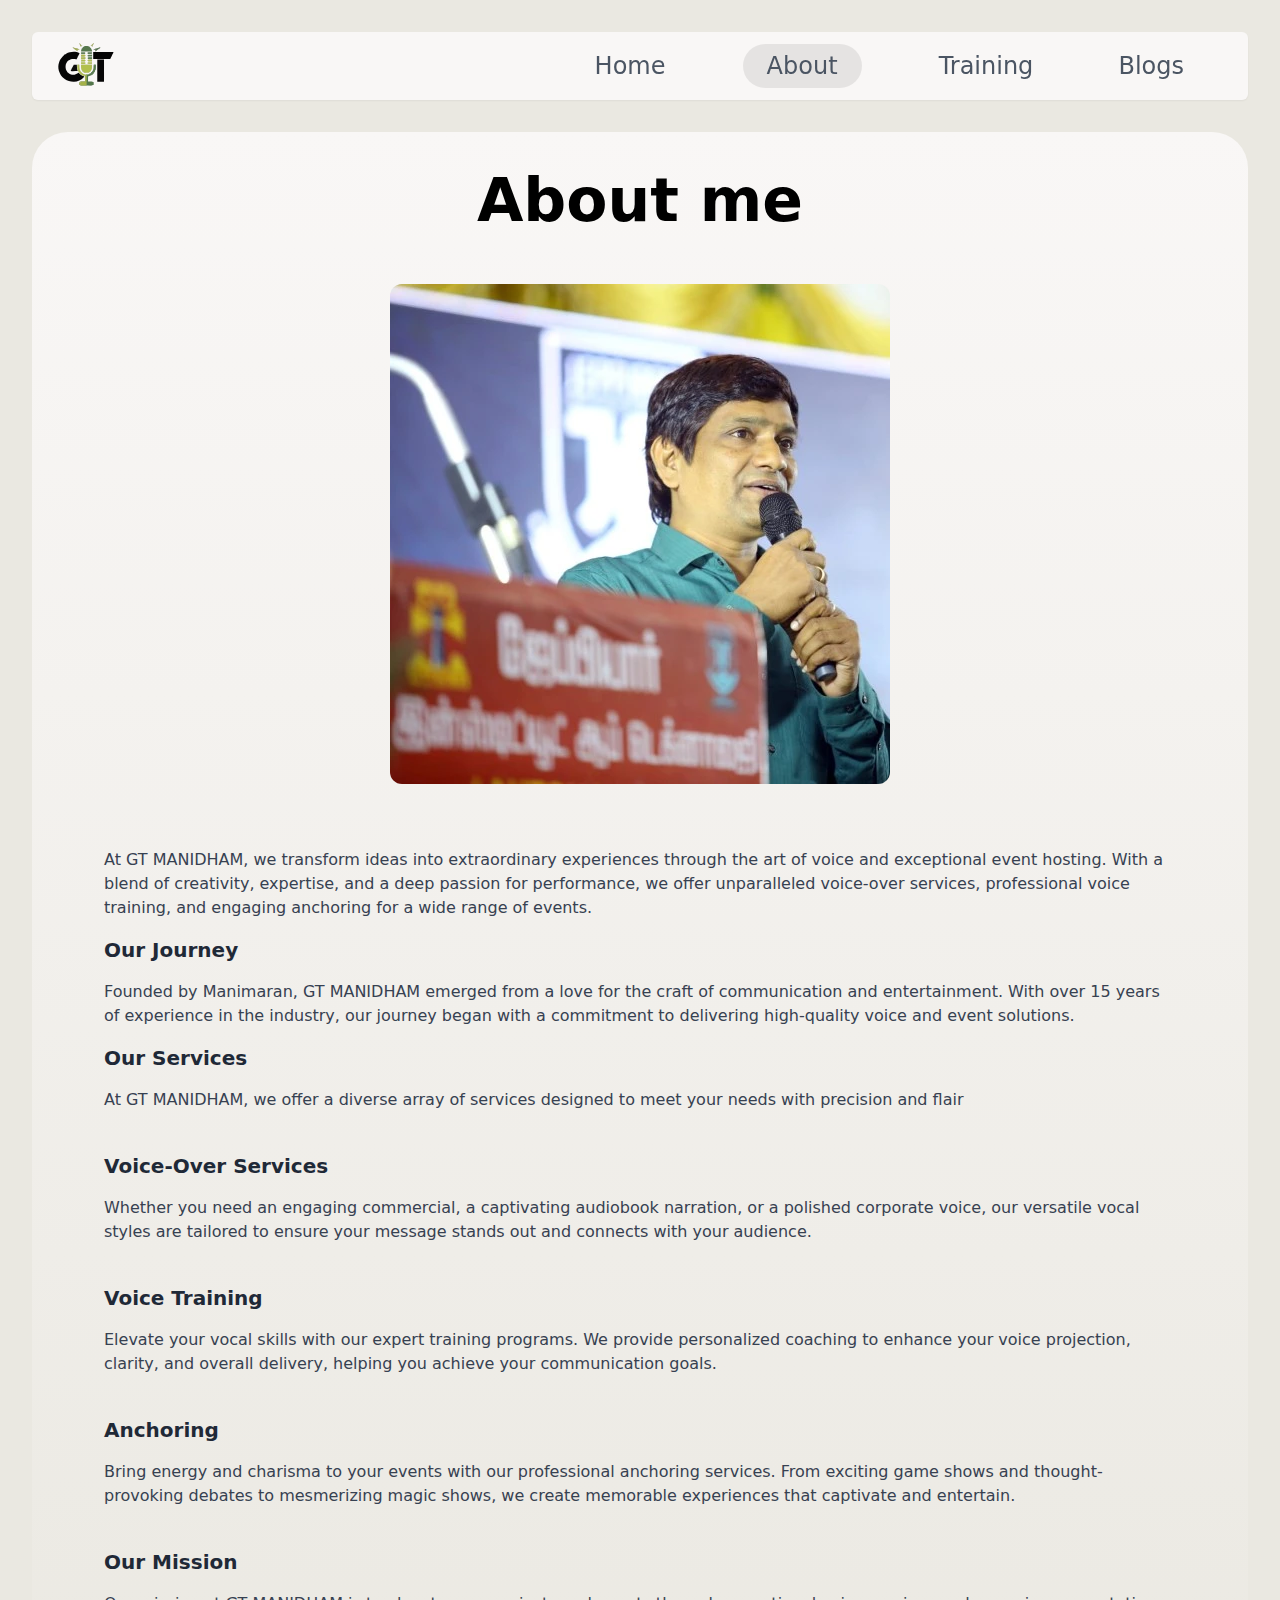
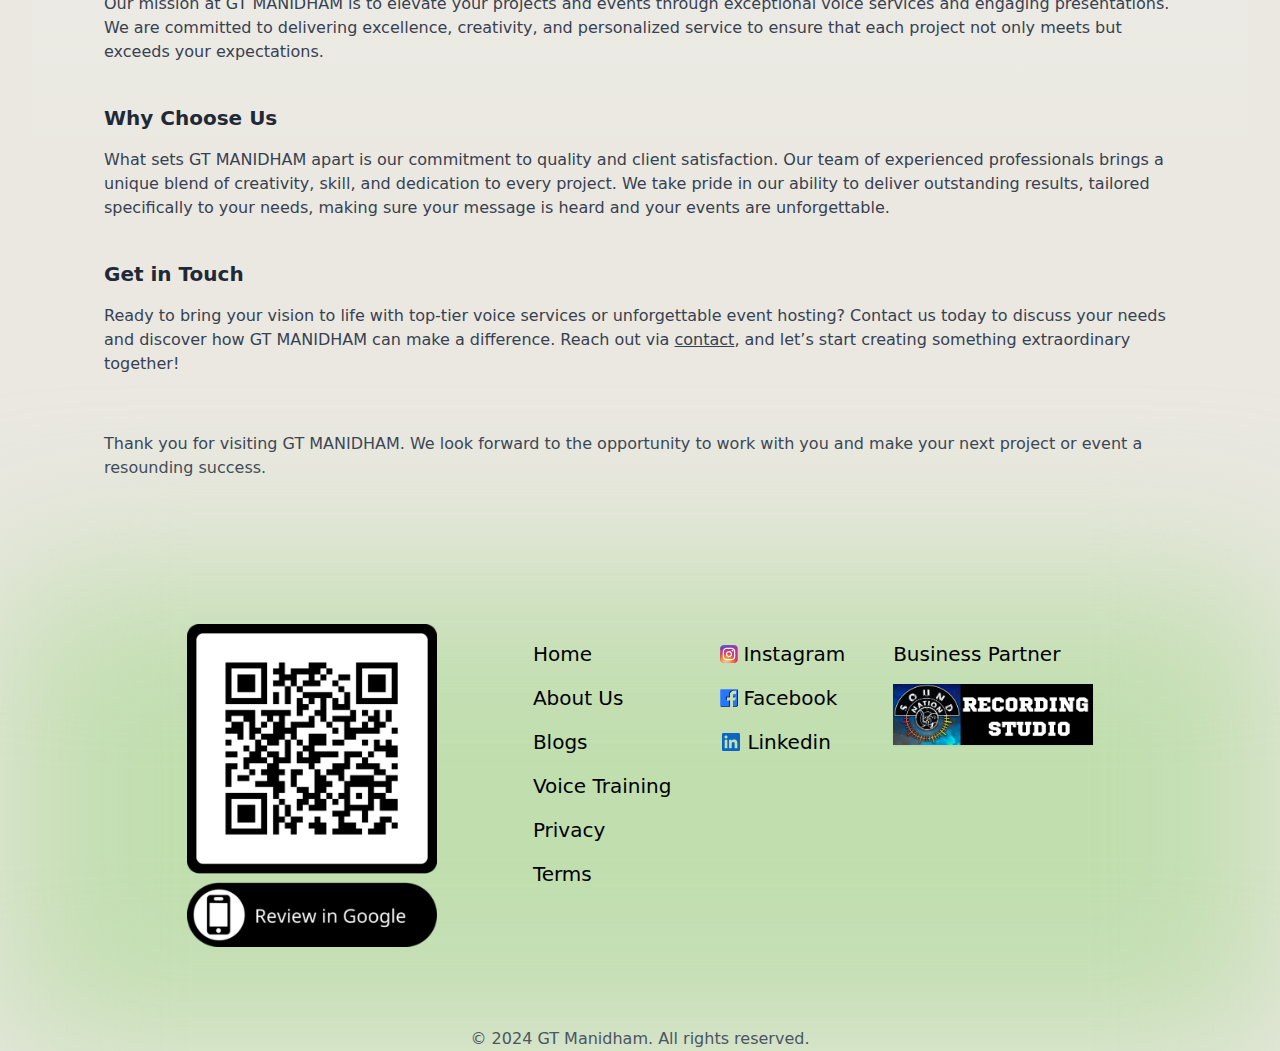
<file: about.html>
<!DOCTYPE html>
<html lang="en">
<head>
    <meta charset="UTF-8">
    <meta name="viewport" content="width=device-width, initial-scale=1.0">
    <title>About Manimaran - Tamil Voice Artist & Event Specialist</title>
    <meta name="description" content="Discover Manimaran's journey as a Tamil voice talent and event professional. Expertise in voice-over, audiobook production, and engaging event hosting.">
    <meta property="og:title" content="About Manimaran - Tamil Voice Artist & Event Specialist" />
    <meta property="og:description" content="Discover Manimaran's journey as a Tamil voice talent and event professional." />
    <link rel="icon" href="./images/icons/GTLOGO.ico" type="image/x-icon">
    <meta property="og:url" content="https://gtaudioevents.in/about" />
    <meta property="og:image" content="https://gtaudioevents.in/images/OGIMG.webp" />
    <meta property="og:image:alt" content="Description of your image" />
    <meta property="og:image:width" content="1200" />
    <meta property="og:image:height" content="630" />
        <meta property="twitter:card" content="summary_large_image">
    <link rel="canonical" href="https://gtaudioevents.in/about" />
    <link rel="preconnect" href="https://fonts.googleapis.com">
    <link rel="preconnect" href="https://fonts.gstatic.com" crossorigin>
    <link href="https://fonts.googleapis.com/css2?family=Nunito:ital,wght@0,200..1000;1,200..1000&display=swap" rel="stylesheet">
    <!-- <script src="https://cdn.tailwindcss.com"></script> -->
    <link rel="stylesheet" href="./assets/about.css">
    <style type="text/tailwindcss">
        @layer utilities {
        .content-auto {
            content-visibility: auto;
        }
        }
    </style>
     <style>
            .footblur{
            -webkit-filter: blur(80px);
            filter: blur(80px);
            flex: none;
            inset: 0;
            overflow: hidden;
            position: absolute;
            z-index: 0;
        }
    </style>
   
    <!-- Google Tag Manager -->
    <script>(function(w,d,s,l,i){w[l]=w[l]||[];w[l].push({'gtm.start':
    new Date().getTime(),event:'gtm.js'});var f=d.getElementsByTagName(s)[0],
    j=d.createElement(s),dl=l!='dataLayer'?'&l='+l:'';j.async=true;j.src=
    'https://www.googletagmanager.com/gtm.js?id='+i+dl;f.parentNode.insertBefore(j,f);
    })(window,document,'script','dataLayer','GTM-WTDMM5K8');</script>
    <!-- End Google Tag Manager -->
</head>
<body class="bg-[#eae8e1] overflow-x-hidden antialiased">
    
    <main class="container mx-auto px-4 md:px-8 py-8  max-w-[1280px] " >
        <header class="sticky mt-0 top-2 w-full max-w-[100%] z-50 ">
            <div class="flex   mx-auto   justify-between shadow-sm items-center px-3 sm:px-6 py-1 bg-[#f9f7f6] rounded-md ">
                <div>
                    <img src="./images/GTnobg.svg" width="60px" height="60px"  alt="Logo">
                </div>
                <nav>
                    <a class=" py-2  sm:mx-8 px-2  rounded-3xl text-sm sm:text-xl md:text-2xl sm:font-light text-gray-600" href="/index.html">Home</a>  
                    <a class="bg-[#00000014] sm:px-6 sm:mx-8 px-2 py-2 hover:bg-[#cacaca24] rounded-3xl text-sm sm:text-xl md:text-2xl sm:font-light text-gray-600" href="/about.html">About</a> 
                    <a class=" sm:mx-8 px-2 py-2 hover:bg-[#cacaca24] rounded-3xl text-sm sm:text-xl md:text-2xl sm:font-light text-gray-600" href="/training.html">Training</a>
                    <a class=" sm:mx-8 px-2 py-2 hover:bg-[#cacaca24] rounded-3xl text-sm sm:text-xl md:text-2xl sm:font-light text-gray-600" href="/blogs.html">Blogs</a>
                </nav>
            </div>
        </header>
        <section class=" bg-[#F9F7F6] rounded-[36px] mt-8 py-8 px-6 md:px-[40px]  lg:relative" style="background: linear-gradient(180deg,var(--token-c3dd294d-4924-4bd7-80f1-2cfdc6e0e574, #f9f7f6) 0%,rgba(247,244,242,0) 83.55469107627869%);">
            <h1 class="text-4xl md:text-[60px] font-bold my-4 lg:font-semibold top-4 w-full text-center">About me</h1>
                    
            <div class=" mt-[64px]">
                <div class="rounded-xl w-fit h-fit overflow-hidden  mx-auto">
                    <img src="./images/manimaran.webp"  width="500" height="500" class="lg:w-[500px] lg:h-[500px] aspect-square max-w-100% object-cover" alt="">
                </div>
                <div>
                    <div class="flex flex-col justify-end mt-[64px] lg:mx-8">
                        <div>
                            
                            <p class="inline text-[16px text-gray-700 mb-6">
                                At GT MANIDHAM, we transform ideas into extraordinary experiences through the art of voice and exceptional event hosting. With a blend of creativity, expertise, and a deep passion for performance, we offer unparalleled voice-over services, professional voice training, and engaging anchoring for a wide range of events.
                            </p>
                        </div>
                        
                        <div>
                            <h2 class=" mt-4 text-xl font-semibold text-gray-800 mb-4">
                                Our Journey
                            </h2>
                            <p class="inline text-[16px] text-gray-700 mb-6">
                                Founded by Manimaran, GT MANIDHAM emerged from a love for the craft of communication and entertainment. With over 15 years of experience in the industry, our journey began with a commitment to delivering high-quality voice and event solutions.
                            </p>
                        </div>
                        <div class="mt-4">
                <h2 class="text-xl font-semibold text-gray-800 mb-4">
                    Our Services
                </h2>
                <p class="text-gray-700 mb-6">
                    At GT MANIDHAM, we offer a diverse array of services designed to meet your needs with precision and flair
                </p>
            </div>
            <div class="mt-4">
                <h2 class="text-xl font-semibold text-gray-800 mb-4">
                    Voice-Over Services
                </h2>
                <p class="text-gray-700 mb-6">
                    Whether you need an engaging commercial, a captivating audiobook narration, or a polished corporate voice, our versatile vocal styles are tailored to ensure your message stands out and connects with your audience.
                </p>
            </div>
            <div class="mt-4">
                <h2 class="text-xl font-semibold text-gray-800 mb-4">
                    Voice Training 
                </h2>
                <p class="text-gray-700 mb-6">
                    Elevate your vocal skills with our expert training programs. We provide personalized coaching to enhance your voice projection, clarity, and overall delivery, helping you achieve your communication goals.
                </p>
            </div>
            <div class="mt-4">
                <h2 class="text-xl font-semibold text-gray-800 mb-4">
                    Anchoring 
                </h2>
                <p class="text-gray-700 mb-6">
                    Bring energy and charisma to your events with our professional anchoring services. From exciting game shows and thought-provoking debates to mesmerizing magic shows, we create memorable experiences that captivate and entertain.
                </p>
            </div>
            <div class="mt-4">
                <h2 class="text-xl font-semibold text-gray-800 mb-4">
                    Our Mission
                </h2>
                <p class="text-gray-700 mb-6">
                    Our mission at GT MANIDHAM is to elevate your projects and events through exceptional voice services and engaging presentations. We are committed to delivering excellence, creativity, and personalized service to ensure that each project not only meets but exceeds your expectations.
                </p>
            </div>
            <div class="mt-4">
                <h2 class="text-xl font-semibold text-gray-800 mb-4">
                    Why Choose Us
                </h2>
                <p class="text-gray-700 mb-6">
                    What sets GT MANIDHAM apart is our commitment to quality and client satisfaction. Our team of experienced professionals brings a unique blend of creativity, skill, and dedication to every project. We take pride in our ability to deliver outstanding results, tailored specifically to your needs, making sure your message is heard and your events are unforgettable.
                </p>
            </div>
            <div class="mt-4">
                <h2 class="text-xl font-semibold text-gray-800 mb-4">
                    Get in Touch
                </h2>
                <p class="text-gray-700 mb-6">
                    Ready to bring your vision to life with top-tier voice services or unforgettable event hosting? Contact us today to discuss your needs and discover how GT MANIDHAM can make a difference. Reach out via <a href="/#contact" style="text-decoration: underline;">contact</a>, and let’s start creating something extraordinary together!
                </p>
            </div>
            <div class="mt-8 pb-8">
                <p class="text-gray-700">
                    Thank you for visiting GT MANIDHAM. We look forward to the opportunity to work with you and make your next project or event a resounding success.
                </p>
            </div>
                    </div>
                </div>
                
            </div>
            
            </section>

    </main>
    <footer class=" relative">
        <div class="bg-[#c1deaf] footblur "></div>
        <div class=" w-fit mx-auto pt-12 pb-20 flex flex-col sm:flex-row items-center sm:items-start  text-base sm:text-xl bg-transparent relative">
            <div class="mx-4 md:ml-20">
                <a href="https://g.page/r/CVraqddL7dQCEBM/review" target="_blank" rel="noopener noreferrer">
                    <img src="./images/frame.png" width="250px" alt="Qr code">
                </a>
            </div>
            <div class="flex flex-wrap justify-center gap-8 mx-4 mt-8 md:mt-4 md:mx-20 ">
                <div class="flex flex-col gap-4">
                    <a href="/index.html">Home</a>  
                    <a href="/about.html">About Us</a>
                    <a href="/blogs.html">Blogs</a>
                    <a href="/training.html">Voice Training</a>
                    <a target="_blank" href="/privacy.html">Privacy</a>   
                    <a target="_blank" href="/terms.html">Terms</a>
                </div>
                <div >
                    <div class="w-fit mx-auto  px-4 flex flex-col  gap-4">
                        <a href="https://www.instagram.com/mani.maran2905?utm_source=qr&igsh=YmlrdXE0NXd3dzlq" target="_blank" class="inline-flex items-center gap-1">
                            <img src="./images/icons/insta.svg" width="20px" height="20px" class="min-w-[20px] h-[20px]" alt=" fiverr icon">Instagram
                        </a>
                        <a href="https://www.facebook.com/manimaran2905?mibextid=ZbWKwL" target="_blank" class="inline-flex items-center gap-1">
                            <img src="./images/icons/fb.svg" width="20px" height="20px" class="min-w-[20px] h-[20px]" alt=" fiverr icon">Facebook
                        </a>
                        <a href="https://www.linkedin.com/in/manimaran-s-a94a29298" target="_blank" class="inline-flex items-center gap-1">
                            <img src="./images/icons/linkedin.svg" width="24px" height="20px"  alt=" fiverr icon">Linkedin
                        </a>
                    </div>
                </div>
                <div>
                    <p>Business Partner</p>
                    <a href="https://www.soundnation.studio/" target="_blank" rel="noopener noreferrer">
                        <img src="./images/soundnation.webp" width="200px" alt="" class="mt-4 shadow-sm bg-black">
                    </a>
                </div>
            </div>
        </div>
        <p class="text-center  text-gray-600 mb-0 relative">
            &copy; 2024 GT Manidham. All rights reserved. 
            
        </p>
    </footer>
    <!-- Google Tag Manager (noscript) -->
    <noscript><iframe src="https://www.googletagmanager.com/ns.html?id=GTM-WTDMM5K8"
    height="0" width="0" style="display:none;visibility:hidden"></iframe></noscript>
    <!-- End Google Tag Manager (noscript) -->
</body>
</html>
</file>
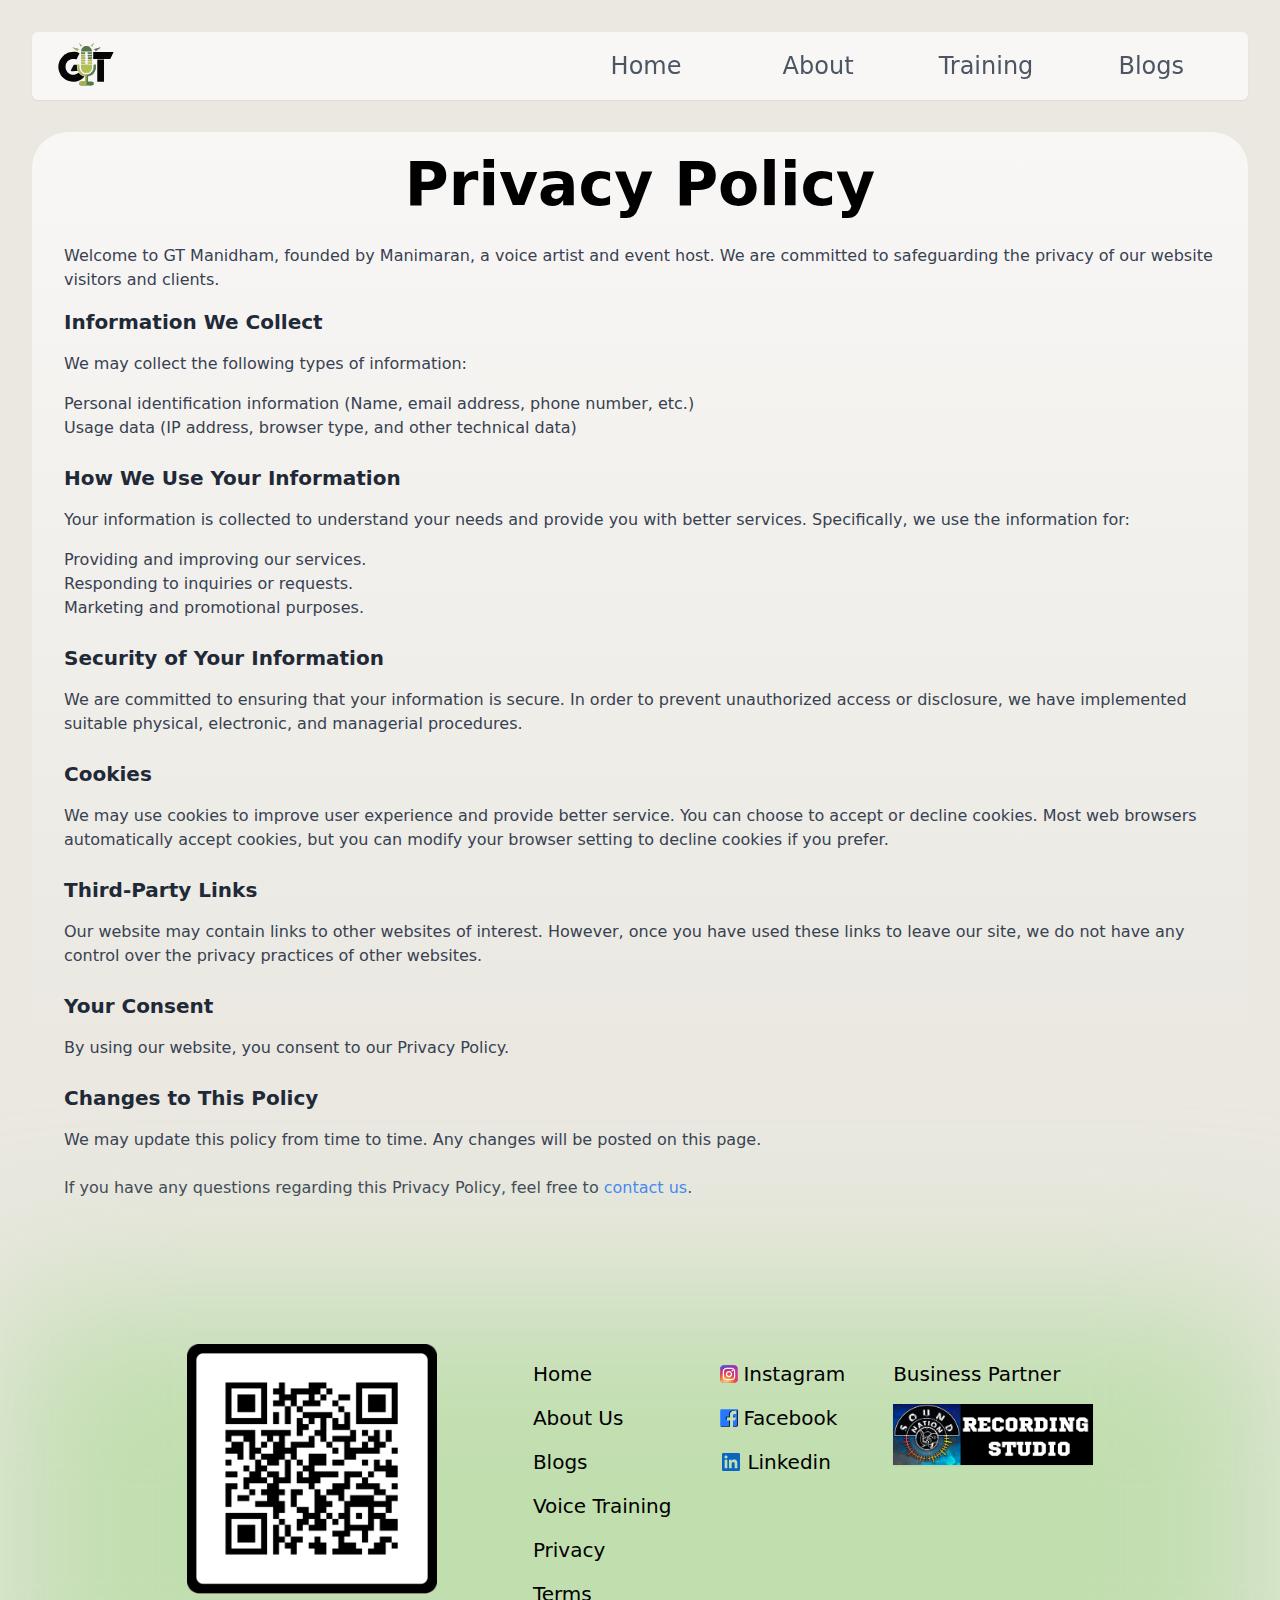
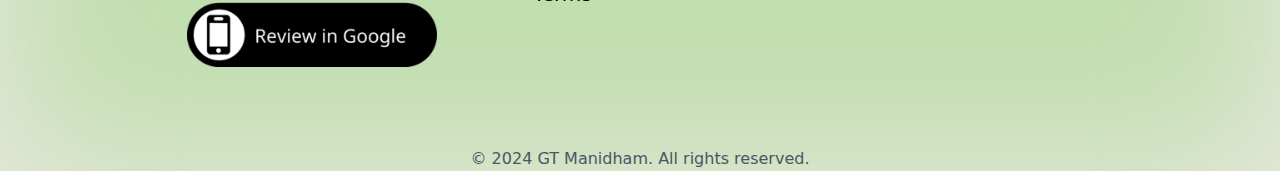
<file: privacy.html>
<!DOCTYPE html>
<html lang="en">
<head>
    <meta charset="UTF-8">
    <meta name="viewport" content="width=device-width, initial-scale=1.0">
    <title>Privacy Policy - GT Manidham</title>
    <meta property="og:url" content="https://gtaudioevents.in/" />
    <link rel="icon" href="./images/icons/GTLOGO.ico" type="image/x-icon">
    <link rel="canonical" href="https://gtaudioevents.in/" />
    <!-- <script src="https://cdn.tailwindcss.com"></script> -->
    <link rel="stylesheet" href="./assets/term.css">
</head>
<body class="bg-[#eae8e1] overflow-x-hidden">
    <main class="container mx-auto px-4 sm:px-8 py-8 max-w-[1280px]" >
        <header class="sticky mt-0 top-2 w-full max-w-[100%] z-50 ">
            <div class="flex   mx-auto   justify-between shadow-sm items-center px-3 sm:px-6 py-1 bg-[#f9f7f6] rounded-md ">
                <div>
                    <img src="./images/GTnobg.svg" width="60px" height="60px"  alt="Logo">
                </div>
                <nav>
                    <a class=" py-2  sm:mx-8 px-2 sm:px-6 rounded-3xl text-sm sm:text-xl md:text-2xl sm:font-light text-gray-600" href="/index.html">Home</a>  
                    <a class=" sm:mx-8 px-2 py-2 hover:bg-[#cacaca24] rounded-3xl text-sm sm:text-xl md:text-2xl sm:font-light text-gray-600" href="/about.html">About</a> 
                    <a class=" sm:mx-8 px-2 py-2 hover:bg-[#cacaca24] rounded-3xl text-sm sm:text-xl md:text-2xl sm:font-light text-gray-600" href="/training.html">Training</a>
                    <a class=" sm:mx-8 px-2 py-2 hover:bg-[#cacaca24] rounded-3xl text-sm sm:text-xl md:text-2xl sm:font-light text-gray-600" href="/blogs.html">Blogs</a>
                </nav>
            </div>
        </header>
        <section class="mx-auto m-8 p-8 rounded-[36px] p-8  " style="background: linear-gradient(180deg,var(--token-c3dd294d-4924-4bd7-80f1-2cfdc6e0e574, #f9f7f6) 0%,rgba(247,244,242,0) 83.55469107627869%);">
            <h1 class="text-4xl md:text-[60px] font-bold mb-[40px] lg:font-semibold  w-full text-center">Privacy Policy</h1>
            <p class="text-gray-700 mb-4">
                Welcome to GT Manidham, founded by Manimaran, a voice artist and event host. We are committed to safeguarding the privacy of our website visitors and clients.
            </p>

            <h2 class="text-xl font-semibold text-gray-800 mb-4">Information We Collect</h2>
            <p class="text-gray-700 mb-4">We may collect the following types of information:</p>
            <ul class="list-disc list-inside text-gray-700 mb-6">
                <li>Personal identification information (Name, email address, phone number, etc.)</li>
                <li>Usage data (IP address, browser type, and other technical data)</li>
            </ul>

            <h2 class="text-xl font-semibold text-gray-800 mb-4">How We Use Your Information</h2>
            <p class="text-gray-700 mb-4">Your information is collected to understand your needs and provide you with better services. Specifically, we use the information for:</p>
            <ul class="list-disc list-inside text-gray-700 mb-6">
                <li>Providing and improving our services.</li>
                <li>Responding to inquiries or requests.</li>
                <li>Marketing and promotional purposes.</li>
            </ul>

            <h2 class="text-xl font-semibold text-gray-800 mb-4">Security of Your Information</h2>
            <p class="text-gray-700 mb-6">
                We are committed to ensuring that your information is secure. In order to prevent unauthorized access or disclosure, we have implemented suitable physical, electronic, and managerial procedures.
            </p>

            <h2 class="text-xl font-semibold text-gray-800 mb-4">Cookies</h2>
            <p class="text-gray-700 mb-6">
                We may use cookies to improve user experience and provide better service. You can choose to accept or decline cookies. Most web browsers automatically accept cookies, but you can modify your browser setting to decline cookies if you prefer.
            </p>

            <h2 class="text-xl font-semibold text-gray-800 mb-4">Third-Party Links</h2>
            <p class="text-gray-700 mb-6">
                Our website may contain links to other websites of interest. However, once you have used these links to leave our site, we do not have any control over the privacy practices of other websites.
            </p>

            <h2 class="text-xl font-semibold text-gray-800 mb-4">Your Consent</h2>
            <p class="text-gray-700 mb-6">
                By using our website, you consent to our Privacy Policy.
            </p>

            <h2 class="text-xl font-semibold text-gray-800 mb-4">Changes to This Policy</h2>
            <p class="text-gray-700 mb-6">
                We may update this policy from time to time. Any changes will be posted on this page.
            </p>

            <p class="text-gray-700">If you have any questions regarding this Privacy Policy, feel free to <a href="mailto:manimaran2905@gmail.com" class="text-blue-500 hover:underline">contact us</a>.</p>
        </section>

    </main>

        <footer class=" relative">
        <div class="bg-[#c1deaf] footblur "></div>
        <div class=" w-fit mx-auto pt-12 pb-20 flex flex-col sm:flex-row items-center sm:items-start  text-base sm:text-xl bg-transparent relative">
            <div class="mx-4 md:ml-20">
                <a href="https://g.page/r/CVraqddL7dQCEBM/review" target="_blank" rel="noopener noreferrer">
                    <img src="./images/frame.png" width="250px" alt="Qr code">
                </a>
            </div>
            <div class="flex flex-wrap justify-center gap-8 mx-4 mt-8 md:mt-4 md:mx-20 ">
                <div class="flex flex-col gap-4">
                    <a href="/index.html">Home</a>  
                    <a href="/about.html">About Us</a> 
                    <a href="/blogs.html">Blogs</a>
                    <a href="/training.html">Voice Training</a>
                    <a target="_blank" href="/privacy.html">Privacy</a>   
                    <a target="_blank" href="/terms.html">Terms</a>
                </div>
                <div >
                    <div class="w-fit mx-auto  px-4 flex flex-col  gap-4">
                        <a href="https://www.instagram.com/mani.maran2905?utm_source=qr&igsh=YmlrdXE0NXd3dzlq" target="_blank" class="inline-flex items-center gap-1">
                            <img src="./images/icons/insta.svg" width="20px" height="20px" class="min-w-[20px] h-[20px]" alt=" fiverr icon">Instagram
                        </a>
                        <a href="https://www.facebook.com/manimaran2905?mibextid=ZbWKwL" target="_blank" class="inline-flex items-center gap-1">
                            <img src="./images/icons/fb.svg" width="20px" height="20px" class="min-w-[20px] h-[20px]" alt=" fiverr icon">Facebook
                        </a>
                        <a href="https://www.linkedin.com/in/manimaran-s-a94a29298" target="_blank" class="inline-flex items-center gap-1">
                            <img src="./images/icons/linkedin.svg" width="24px" height="20px"  alt=" fiverr icon">Linkedin
                        </a>
                    </div>
                </div>
                <div>
                    <p>Business Partner</p>
                    <a href="https://www.soundnation.studio/" target="_blank" rel="noopener noreferrer">
                        <img src="./images/soundnation.webp" width="200px" alt="" class="mt-4 shadow-sm bg-black">
                    </a>
                </div>
            </div>
        </div>
        <p class="text-center  text-gray-600 mb-0 relative">
            &copy; 2024 GT Manidham. All rights reserved. 
            
        </p>
    </footer>
</body>
</html>
</file>
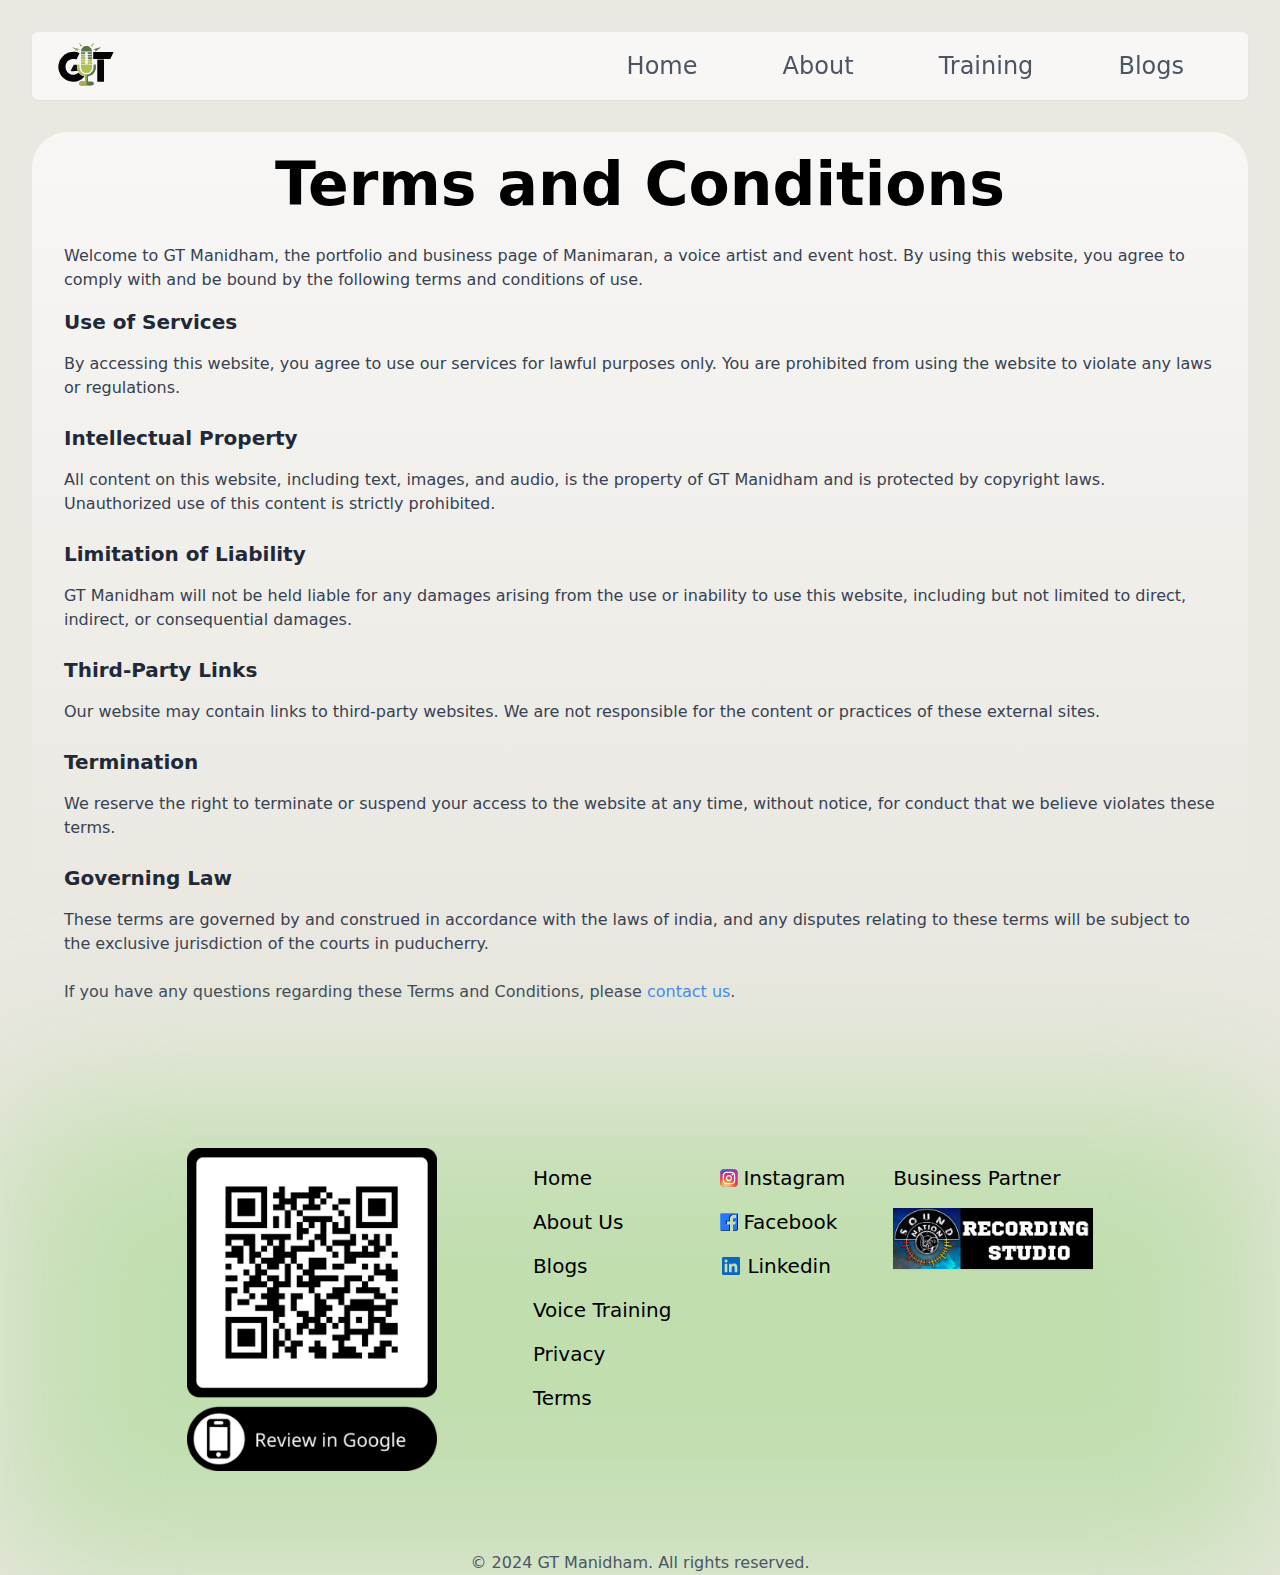
<file: terms.html>
<!DOCTYPE html>
<html lang="en">
<head>
    <meta charset="UTF-8">
    <meta name="viewport" content="width=device-width, initial-scale=1.0">
    <title>Terms and Conditions - GT Manidham</title>
    <meta property="og:url" content="https://gtaudioevents.in/" />
    <link rel="icon" href="./images/icons/GTLOGO.ico" type="image/x-icon">
    <link rel="canonical" href="https://gtaudioevents.in/" />
    <!-- <script src="https://cdn.tailwindcss.com"></script> -->
    <link rel="stylesheet" href="./assets/term.css">
</head>
<body class="bg-[#eae8e1] overflow-x-hidden antialiased">
    <main class="container mx-auto px-4 sm:px-8 py-8 max-w-[1280px] " >
        <header class="sticky mt-0 top-2 w-full max-w-[100%] z-50 ">
            <div class="flex   mx-auto   justify-between shadow-sm items-center px-3 sm:px-6 py-1 bg-[#f9f7f6] rounded-md ">
                <div>
                    <img src="./images/GTnobg.svg" width="60px" height="60px"  alt="Logo">
                </div>
                <nav>
                    <a class=" py-2  sm:mx-8 px-2  rounded-3xl text-sm sm:text-xl md:text-2xl sm:font-light text-gray-600" href="/index.html">Home</a>  
                    <a class=" sm:mx-8 px-2 py-2 hover:bg-[#cacaca24] rounded-3xl text-sm sm:text-xl md:text-2xl sm:font-light text-gray-600" href="/about.html">About</a> 
                    <a class=" sm:mx-8 px-2 py-2 hover:bg-[#cacaca24] rounded-3xl text-sm sm:text-xl md:text-2xl sm:font-light text-gray-600" href="/training.html">Training</a>
                    <a class=" sm:mx-8 px-2 py-2 hover:bg-[#cacaca24] rounded-3xl text-sm sm:text-xl md:text-2xl sm:font-light text-gray-600" href="/training.html">Blogs</a>
                </nav>
            </div>
        </header>
        <section class="mx-auto m-8 p-8 rounded-[36px] p-8  " style="background: linear-gradient(180deg,var(--token-c3dd294d-4924-4bd7-80f1-2cfdc6e0e574, #f9f7f6) 0%,rgba(247,244,242,0) 83.55469107627869%);">
            <h1 class="text-4xl md:text-[60px] font-bold mb-[40px] lg:font-semibold  w-full text-center">Terms and Conditions</h1>
            <p class="text-gray-700 mb-4">
                Welcome to GT Manidham, the portfolio and business page of Manimaran, a voice artist and event host. By using this website, you agree to comply with and be bound by the following terms and conditions of use.
            </p>

            <h2 class="text-xl font-semibold text-gray-800 mb-4">Use of Services</h2>
            <p class="text-gray-700 mb-6">
                By accessing this website, you agree to use our services for lawful purposes only. You are prohibited from using the website to violate any laws or regulations.
            </p>

            <h2 class="text-xl font-semibold text-gray-800 mb-4">Intellectual Property</h2>
            <p class="text-gray-700 mb-6">
                All content on this website, including text, images, and audio, is the property of GT Manidham and is protected by copyright laws. Unauthorized use of this content is strictly prohibited.
            </p>

            <h2 class="text-xl font-semibold text-gray-800 mb-4">Limitation of Liability</h2>
            <p class="text-gray-700 mb-6">
                GT Manidham will not be held liable for any damages arising from the use or inability to use this website, including but not limited to direct, indirect, or consequential damages.
            </p>

            <h2 class="text-xl font-semibold text-gray-800 mb-4">Third-Party Links</h2>
            <p class="text-gray-700 mb-6">
                Our website may contain links to third-party websites. We are not responsible for the content or practices of these external sites.
            </p>

            <h2 class="text-xl font-semibold text-gray-800 mb-4">Termination</h2>
            <p class="text-gray-700 mb-6">
                We reserve the right to terminate or suspend your access to the website at any time, without notice, for conduct that we believe violates these terms.
            </p>

            <h2 class="text-xl font-semibold text-gray-800 mb-4">Governing Law</h2>
            <p class="text-gray-700 mb-6">
                These terms are governed by and construed in accordance with the laws of india, and any disputes relating to these terms will be subject to the exclusive jurisdiction of the courts in puducherry.
            </p>

            <p class="text-gray-700">If you have any questions regarding these Terms and Conditions, please <a href="mailto:manimaran2905@gmail.com" class="text-blue-500 hover:underline">contact us</a>.</p>
        </section>

        
    </main>
    <footer class=" relative">
        <div class="bg-[#c1deaf] footblur "></div>
        <div class=" w-fit mx-auto pt-12 pb-20 flex flex-col sm:flex-row items-center sm:items-start  text-base sm:text-xl bg-transparent relative">
            <div class="mx-4 md:ml-20">
                <a href="https://g.page/r/CVraqddL7dQCEBM/review" target="_blank" rel="noopener noreferrer">
                    <img src="./images/frame.png" width="250px" alt="Qr code">
                </a>
            </div>
            <div class="flex flex-wrap justify-center gap-8 mx-4 mt-8 md:mt-4 md:mx-20 ">
                <div class="flex flex-col gap-4">
                    <a href="/index.html">Home</a>  
                    <a href="/about.html">About Us</a> 
                    <a href="/blogs.html">Blogs</a>
                    <a href="/training.html">Voice Training</a>
                    <a target="_blank" href="/privacy.html">Privacy</a>   
                    <a target="_blank" href="/terms.html">Terms</a>
                </div>
                <div >
                    <div class="w-fit mx-auto  px-4 flex flex-col  gap-4">
                        <a href="https://www.instagram.com/mani.maran2905?utm_source=qr&igsh=YmlrdXE0NXd3dzlq" target="_blank" class="inline-flex items-center gap-1">
                            <img src="./images/icons/insta.svg" width="20px" height="20px" class="min-w-[20px] h-[20px]" alt=" fiverr icon">Instagram
                        </a>
                        <a href="https://www.facebook.com/manimaran2905?mibextid=ZbWKwL" target="_blank" class="inline-flex items-center gap-1">
                            <img src="./images/icons/fb.svg" width="20px" height="20px" class="min-w-[20px] h-[20px]" alt=" fiverr icon">Facebook
                        </a>
                        <a href="https://www.linkedin.com/in/manimaran-s-a94a29298" target="_blank" class="inline-flex items-center gap-1">
                            <img src="./images/icons/linkedin.svg" width="24px" height="20px"  alt=" fiverr icon">Linkedin
                        </a>
                    </div>
                </div>
                <div>
                    <p>Business Partner</p>
                    <a href="https://www.soundnation.studio/" target="_blank" rel="noopener noreferrer">
                        <img src="./images/soundnation.webp" width="200px" alt="" class="mt-4 shadow-sm bg-black">
                    </a>
                </div>
            </div>
        </div>
        <p class="text-center  text-gray-600 mb-0 relative">
            &copy; 2024 GT Manidham. All rights reserved. 
            
        </p>
    </footer>
</body>
</html>
</file>
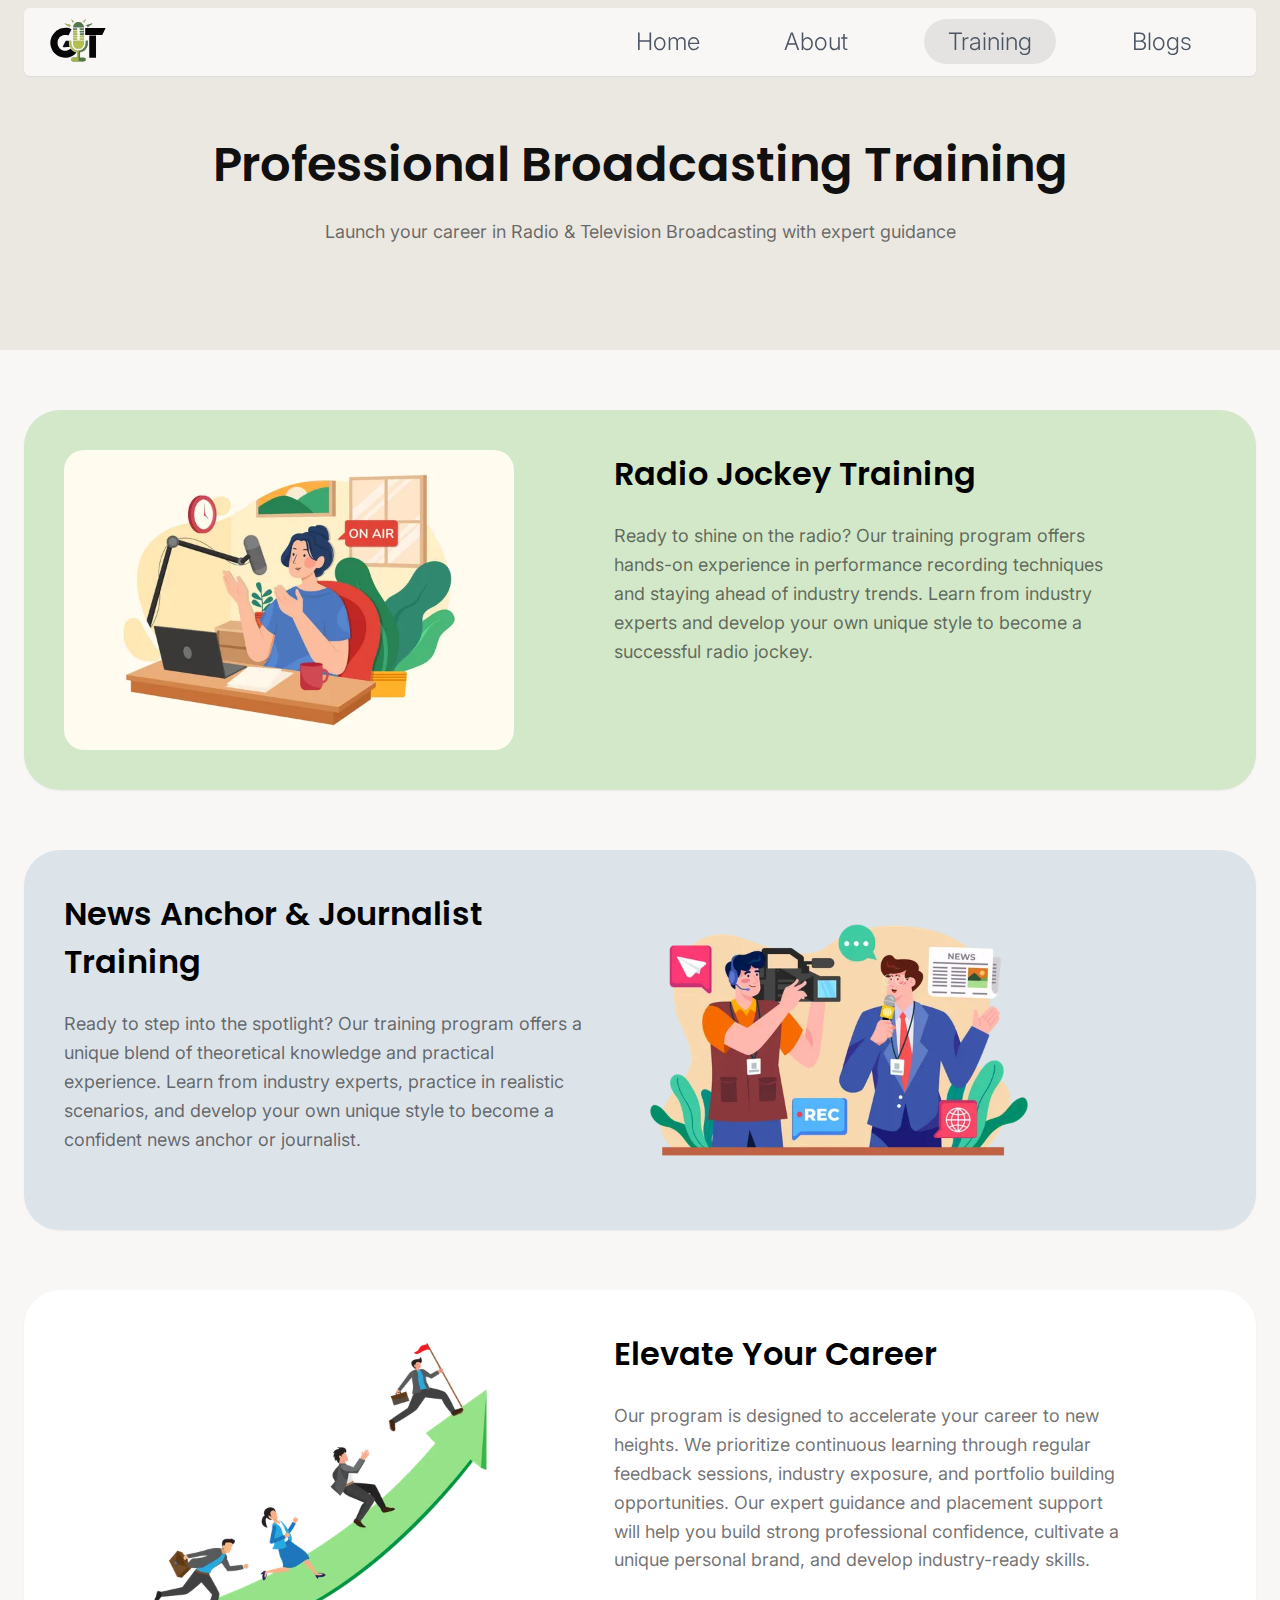
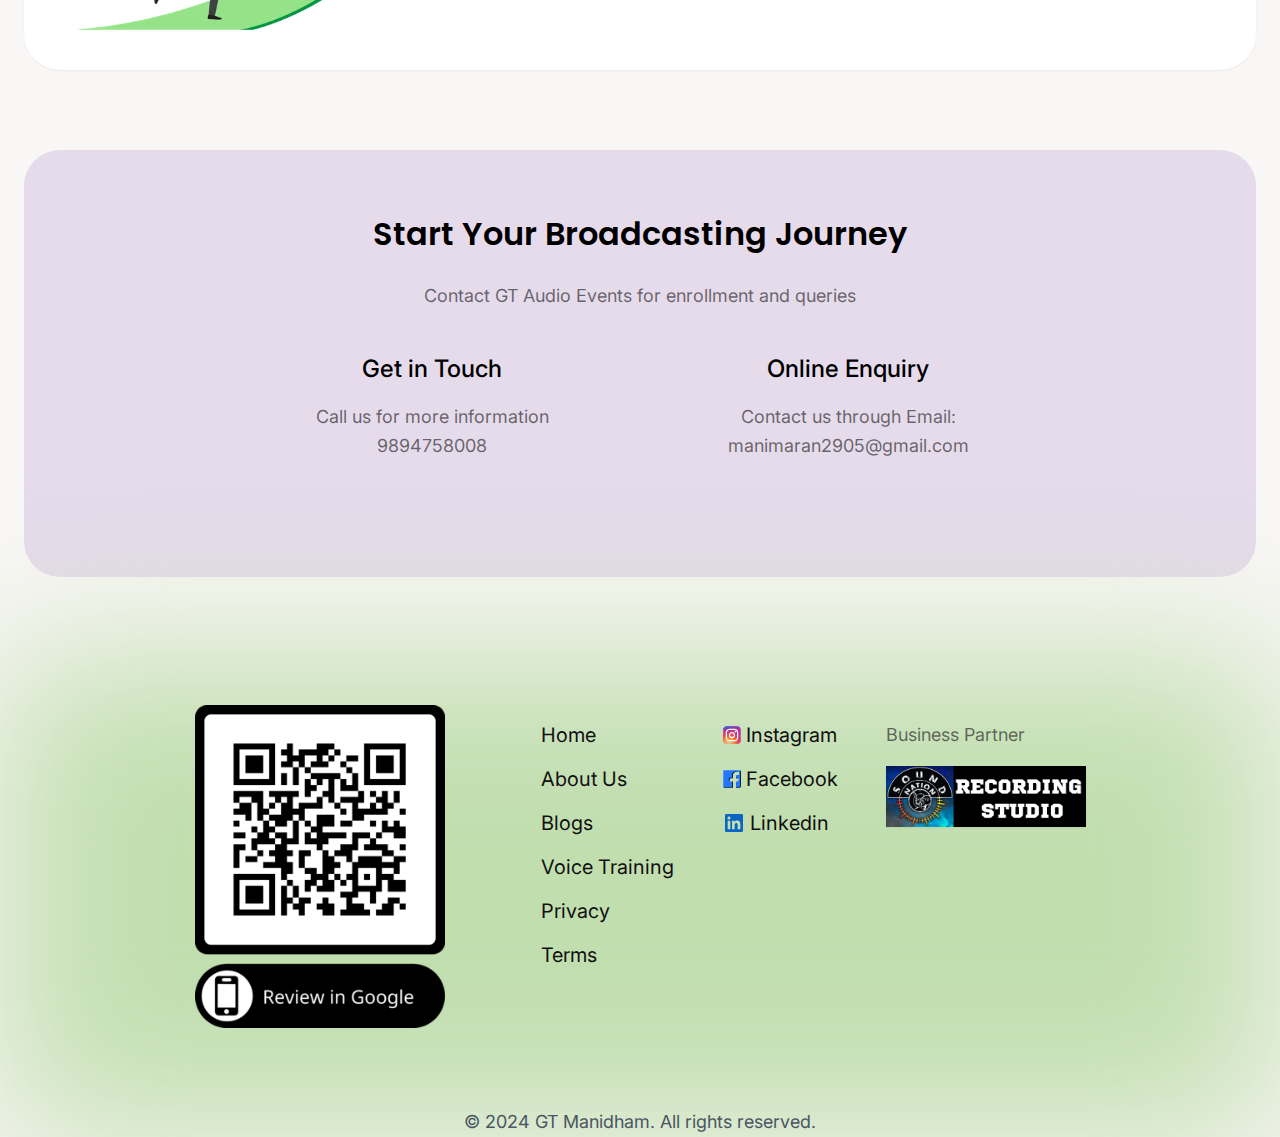
<file: training.html>
<!DOCTYPE html>
<html lang="en">
<head>
    <meta charset="UTF-8">
    <meta name="viewport" content="width=device-width, initial-scale=1.0">
    <title>Broadcasting Training Programs - GT Audio Events</title>
    <link href="https://fonts.googleapis.com/css2?family=Inter:wght@300;400;500;600;700&family=Poppins:wght@300;400;500;600;700&display=swap" rel="stylesheet">
    <link rel="stylesheet" href="./assets/about.css">
    <style>
        /* Styles remain the same as the original */
        body {
            font-family: "Inter", sans-serif;
            -webkit-font-smoothing: antialiased;
            -moz-osx-font-smoothing: grayscale;
            background-color: #f9f7f6;
            margin: 0;
            padding: 0;
            color: #111011;
        }

        .poppins {
            font-family: "Poppins", sans-serif;
        }

        .container {
            max-width: 1280px;
            margin: 0 auto;
            padding: 0 24px;
        }

        .hero {
            background-color: #eae8e1;
            padding:88px 24px;
            text-align: center;
            margin-bottom: 60px;
        }

        .section {
            margin-bottom: 60px;
        }

        .card {
            background-color: #fff;
            border-radius: 36px;
            padding: 40px;
            margin-bottom: 32px;
            box-shadow: 0 1px 2px rgba(0, 0, 0, 0.05);
        }

        .card.highlight {
            background-color: #d2e8c8;
        }

        .card.accent {
            background-color: #dce4ea;
        }

        .grid {
            display: grid;
            gap: 32px;
            grid-template-columns: 1fr;
        }

        @media (min-width: 768px) {
            .grid {
                grid-template-columns: repeat(2, 1fr);
            }
        }

        .skill-list {
            list-style: none;
            padding: 0;
            margin: 20px 0;
        }

        .skill-list li {
            padding: 16px 24px;
            background-color: rgba(0, 0, 0, 0.03);
            border-radius: 12px;
            margin-bottom: 12px;
            font-size: 1.1rem;
        }

        .contact-section {
            text-align: center;
            padding: 60px 24px;
            background-color: #e5dbeb;
            border-radius: 36px;
            margin: 80px 0px;
        }

        h1 {
            font-size: 3rem;
            font-weight: 600;
            margin-top: 48px;
            margin-bottom: 24px;
            line-height: 1.2;
        }

        h2 {
            font-size: 2rem;
            font-weight: 600;
            margin-bottom: 24px;
            color: #000;
        }

        h3 {
            font-size: 1.5rem;
            font-weight: 500;
            margin-bottom: 16px;
            color: #000;
        }

        p {
            font-size: 1.125rem;
            line-height: 1.6;
            color: #11101199;
            margin-bottom: 16px;
        }

        .btn {
            display: inline-block;
            padding: 16px 32px;
            background-color: #000;
            color: #fff;
            text-decoration: none;
            border-radius: 12px;
            font-weight: 500;
            transition: background-color 0.3s;
            margin-top: 24px;
        }

        .btn:hover {
            background-color: #252525;
        }
        .card.flex{
            display: flex;
            flex-wrap: wrap;
            gap: 32px;
        }
        
        .card>div{
            width: 45%;
            }

        .cardimg img{
            border-radius: 20px;
            max-width: 100%;
            aspect-ratio: 3/2;
        }
        @media (max-width: 768px) {
            .card.accent{
                flex-direction: column-reverse;
            }
            .card>div{
                width: 100%;
            }
            .card.flex{
                gap: 16px;
            }
            h1{
                font-size: 40px;
                text-align: center;
            }
            .card{
                padding:16px;
                }
        }
    </style>
</head>
<body>
        <header class="sticky mt-0 top-2 w-full max-w-[100%] z-50 px-3 sm:px-6  " style="height: 0px;">
            <div class="flex   mx-auto   justify-between shadow-sm items-center px-3 sm:px-6 py-1 bg-[#f9f7f6] rounded-md ">
                <div>
                    <img src="./images/GTnobg.svg" width="60px" height="60px"  alt="Logo">
                </div>
                <nav>
                    <a class=" py-2  sm:mx-8 px-2  rounded-3xl text-sm sm:text-xl md:text-2xl sm:font-light text-gray-600" href="/index.html">Home</a>  
                    <a class=" sm:mx-8 px-2 py-2 hover:bg-[#cacaca24] rounded-3xl text-sm sm:text-xl md:text-2xl sm:font-light text-gray-600" href="/about.html">About</a> 
                    <a class="bg-[#00000014] sm:px-6 sm:mx-8 px-2 py-2 hover:bg-[#cacaca24] rounded-3xl text-sm sm:text-xl md:text-2xl sm:font-light text-gray-600" href="/training.html">Training</a>
                    <a class=" sm:mx-8 px-2 py-2 hover:bg-[#cacaca24] rounded-3xl text-sm sm:text-xl md:text-2xl sm:font-light text-gray-600" href="/blogs.html">Blogs</a>
                </nav>
            </div>
        </header>
    <div class="hero">

        <div class="container">
            <h1 class="poppins">Professional Broadcasting Training</h1>
            <p>Launch your career in Radio & Television Broadcasting with expert guidance</p>
        </div>
    </div>

    <main class="container">
        
        <section class="section">
            <div class="card flex highlight">
                <div class="cardimg">
                    <img src="./images/icons/onair.webp" width="450"  />
                </div>
                <div>
                    <h2 class="poppins">Radio Jockey Training</h2>
                    <p>Ready to shine on the radio? Our training program offers hands-on experience in performance recording techniques and staying ahead of industry trends. Learn from industry experts and develop your own unique style to become a successful radio jockey.</p>
                </div>
            </div>
        </section>

        <section class="section">
            <div class="card flex accent">
                <div >
                    <h2 class="poppins">News Anchor & Journalist Training</h2>
                    <p>Ready to step into the spotlight? Our training program offers a unique blend of theoretical knowledge and practical experience. Learn from industry experts, practice in realistic scenarios, and develop your own unique style to become a confident news anchor or journalist.</p>
                </div>
                <div class="cardimg">
                    <img src="./images/icons/anchor.webp"  width="450" />
                </div>
            </div>
        </section>

        <section class="section">
            <div class="card flex">
                <div class="cardimg">
                    <img src="./images/icons/career.webp"  width="450" />
                </div>
                <div>
                    <h2 class="poppins">Elevate Your Career</h2>
                    <p>Our program is designed to accelerate your career to new heights. We prioritize continuous learning through regular feedback sessions, industry exposure, and portfolio building opportunities. Our expert guidance and placement support will help you build strong professional confidence, cultivate a unique personal brand, and develop industry-ready skills.</p>
                </div>
            </div>
        </section>

        <section class="contact-section pb-20">
            <h2 class="poppins">Start Your Broadcasting Journey</h2>
            <p>Contact GT Audio Events for enrollment and queries</p>
            <div class="grid" style="max-width: 800px; margin: 40px auto;">
                <div>
                    <h3>Get in Touch</h3>
                    <p>Call us for more information<br>
                    <a href="tel:9894758008" >9894758008</a></p>
                </div>
                <div>
                    <h3>Online Enquiry</h3>
                    <p>Contact us through Email: <br> <a href="mailto:manimaran2905@gmail.com" >
                        manimaran2905@gmail.com
                    </a></p>
                </div>
            </div>
        </section>
    </main>
    <footer class=" relative mt-80">
        <div class="bg-[#c1deaf] footblur "></div>
        <div class=" w-fit mx-auto pt-12 pb-20 flex flex-col sm:flex-row items-center sm:items-start  text-base sm:text-xl bg-transparent relative">
            <div class="mx-4 md:ml-20">
                <a href="https://g.page/r/CVraqddL7dQCEBM/review" target="_blank" rel="noopener noreferrer">
                    <img src="./images/frame.png" width="250px" alt="Qr code">
                </a>
            </div>
            <div class="flex flex-wrap justify-center gap-8 mx-4 mt-8 md:mt-4 md:mx-20 ">
                <div class="flex flex-col gap-4">
                    <a href="/index.html">Home</a>  
                    <a href="/about.html">About Us</a> 
                    <a href="/blogs.html">Blogs</a>
                    <a href="/training.html">Voice Training</a>
                    <a target="_blank" href="/privacy.html">Privacy</a>   
                    <a target="_blank" href="/terms.html">Terms</a>
                </div>
                <div >
                    <div class="w-fit mx-auto  px-4 flex flex-col  gap-4">
                        <a href="https://www.instagram.com/mani.maran2905?utm_source=qr&igsh=YmlrdXE0NXd3dzlq" target="_blank" class="inline-flex items-center gap-1">
                            <img src="./images/icons/insta.svg" width="20px" height="20px" class="min-w-[20px] h-[20px]" alt=" fiverr icon">Instagram
                        </a>
                        <a href="https://www.facebook.com/manimaran2905?mibextid=ZbWKwL" target="_blank" class="inline-flex items-center gap-1">
                            <img src="./images/icons/fb.svg" width="20px" height="20px" class="min-w-[20px] h-[20px]" alt=" fiverr icon">Facebook
                        </a>
                        <a href="https://www.linkedin.com/in/manimaran-s-a94a29298" target="_blank" class="inline-flex items-center gap-1">
                            <img src="./images/icons/linkedin.svg" width="24px" height="20px"  alt=" fiverr icon">Linkedin
                        </a>
                    </div>
                </div>
                <div>
                    <p>Business Partner</p>
                    <a href="https://www.soundnation.studio/" target="_blank" rel="noopener noreferrer">
                        <img src="./images/soundnation.webp" width="200px" alt="" class="mt-4 shadow-sm bg-black">
                    </a>
                </div>
            </div>
        </div>
        <p class="text-center  text-gray-600 mb-0 relative">
            &copy; 2024 GT Manidham. All rights reserved. 
            
        </p>
    </footer>
</body>
</html>
</file>
<file: assets/about.css>
.footblur{
      -webkit-filter: blur(80px);
    filter: blur(80px);
    flex: none;
    inset: 0;
    overflow: hidden;
    position: absolute;
    z-index: 0;
}
*, ::before, ::after{--tw-border-spacing-x:0;--tw-border-spacing-y:0;--tw-translate-x:0;--tw-translate-y:0;--tw-rotate:0;--tw-skew-x:0;--tw-skew-y:0;--tw-scale-x:1;--tw-scale-y:1;--tw-pan-x: ;--tw-pan-y: ;--tw-pinch-zoom: ;--tw-scroll-snap-strictness:proximity;--tw-gradient-from-position: ;--tw-gradient-via-position: ;--tw-gradient-to-position: ;--tw-ordinal: ;--tw-slashed-zero: ;--tw-numeric-figure: ;--tw-numeric-spacing: ;--tw-numeric-fraction: ;--tw-ring-inset: ;--tw-ring-offset-width:0px;--tw-ring-offset-color:#fff;--tw-ring-color:rgb(59 130 246 / 0.5);--tw-ring-offset-shadow:0 0 #0000;--tw-ring-shadow:0 0 #0000;--tw-shadow:0 0 #0000;--tw-shadow-colored:0 0 #0000;--tw-blur: ;--tw-brightness: ;--tw-contrast: ;--tw-grayscale: ;--tw-hue-rotate: ;--tw-invert: ;--tw-saturate: ;--tw-sepia: ;--tw-drop-shadow: ;--tw-backdrop-blur: ;--tw-backdrop-brightness: ;--tw-backdrop-contrast: ;--tw-backdrop-grayscale: ;--tw-backdrop-hue-rotate: ;--tw-backdrop-invert: ;--tw-backdrop-opacity: ;--tw-backdrop-saturate: ;--tw-backdrop-sepia: ;--tw-contain-size: ;--tw-contain-layout: ;--tw-contain-paint: ;--tw-contain-style: }::backdrop{--tw-border-spacing-x:0;--tw-border-spacing-y:0;--tw-translate-x:0;--tw-translate-y:0;--tw-rotate:0;--tw-skew-x:0;--tw-skew-y:0;--tw-scale-x:1;--tw-scale-y:1;--tw-pan-x: ;--tw-pan-y: ;--tw-pinch-zoom: ;--tw-scroll-snap-strictness:proximity;--tw-gradient-from-position: ;--tw-gradient-via-position: ;--tw-gradient-to-position: ;--tw-ordinal: ;--tw-slashed-zero: ;--tw-numeric-figure: ;--tw-numeric-spacing: ;--tw-numeric-fraction: ;--tw-ring-inset: ;--tw-ring-offset-width:0px;--tw-ring-offset-color:#fff;--tw-ring-color:rgb(59 130 246 / 0.5);--tw-ring-offset-shadow:0 0 #0000;--tw-ring-shadow:0 0 #0000;--tw-shadow:0 0 #0000;--tw-shadow-colored:0 0 #0000;--tw-blur: ;--tw-brightness: ;--tw-contrast: ;--tw-grayscale: ;--tw-hue-rotate: ;--tw-invert: ;--tw-saturate: ;--tw-sepia: ;--tw-drop-shadow: ;--tw-backdrop-blur: ;--tw-backdrop-brightness: ;--tw-backdrop-contrast: ;--tw-backdrop-grayscale: ;--tw-backdrop-hue-rotate: ;--tw-backdrop-invert: ;--tw-backdrop-opacity: ;--tw-backdrop-saturate: ;--tw-backdrop-sepia: ;--tw-contain-size: ;--tw-contain-layout: ;--tw-contain-paint: ;--tw-contain-style: }/* ! tailwindcss v3.4.15 | MIT License | https://tailwindcss.com */*,::after,::before{box-sizing:border-box;border-width:0;border-style:solid;border-color:#e5e7eb}::after,::before{--tw-content:''}:host,html{line-height:1.5;-webkit-text-size-adjust:100%;-moz-tab-size:4;tab-size:4;font-family:ui-sans-serif, system-ui, sans-serif, "Apple Color Emoji", "Segoe UI Emoji", "Segoe UI Symbol", "Noto Color Emoji";font-feature-settings:normal;font-variation-settings:normal;-webkit-tap-highlight-color:transparent}body{margin:0;line-height:inherit}hr{height:0;color:inherit;border-top-width:1px}abbr:where([title]){-webkit-text-decoration:underline dotted;text-decoration:underline dotted}h1,h2,h3,h4,h5,h6{font-size:inherit;font-weight:inherit}a{color:inherit;text-decoration:inherit}b,strong{font-weight:bolder}code,kbd,pre,samp{font-family:ui-monospace, SFMono-Regular, Menlo, Monaco, Consolas, "Liberation Mono", "Courier New", monospace;font-feature-settings:normal;font-variation-settings:normal;font-size:1em}small{font-size:80%}sub,sup{font-size:75%;line-height:0;position:relative;vertical-align:baseline}sub{bottom:-.25em}sup{top:-.5em}table{text-indent:0;border-color:inherit;border-collapse:collapse}button,input,optgroup,select,textarea{font-family:inherit;font-feature-settings:inherit;font-variation-settings:inherit;font-size:100%;font-weight:inherit;line-height:inherit;letter-spacing:inherit;color:inherit;margin:0;padding:0}button,select{text-transform:none}button,input:where([type=button]),input:where([type=reset]),input:where([type=submit]){-webkit-appearance:button;background-color:transparent;background-image:none}:-moz-focusring{outline:auto}:-moz-ui-invalid{box-shadow:none}progress{vertical-align:baseline}::-webkit-inner-spin-button,::-webkit-outer-spin-button{height:auto}[type=search]{-webkit-appearance:textfield;outline-offset:-2px}::-webkit-search-decoration{-webkit-appearance:none}::-webkit-file-upload-button{-webkit-appearance:button;font:inherit}summary{display:list-item}blockquote,dd,dl,figure,h1,h2,h3,h4,h5,h6,hr,p,pre{margin:0}fieldset{margin:0;padding:0}legend{padding:0}menu,ol,ul{list-style:none;margin:0;padding:0}dialog{padding:0}textarea{resize:vertical}input::placeholder,textarea::placeholder{opacity:1;color:#9ca3af}[role=button],button{cursor:pointer}:disabled{cursor:default}audio,canvas,embed,iframe,img,object,svg,video{display:block;vertical-align:middle}img,video{max-width:100%;height:auto}[hidden]:where(:not([hidden=until-found])){display:none}.container{width:100%}@media (min-width: 640px){.container{max-width:640px}}@media (min-width: 768px){.container{max-width:768px}}@media (min-width: 1024px){.container{max-width:1024px}}@media (min-width: 1280px){.container{max-width:1280px}}@media (min-width: 1536px){.container{max-width:1536px}}.relative{position:relative}.sticky{position:sticky}.top-2{top:0.5rem}.top-4{top:1rem}.z-50{z-index:50}.mx-4{margin-left:1rem;margin-right:1rem}.mx-auto{margin-left:auto;margin-right:auto}.my-4{margin-top:1rem;margin-bottom:1rem}.mb-0{margin-bottom:0px}.mb-4{margin-bottom:1rem}.mb-6{margin-bottom:1.5rem}.mt-0{margin-top:0px}.mt-4{margin-top:1rem}.mt-8{margin-top:2rem}.mt-\[64px\]{margin-top:64px}.inline{display:inline}.flex{display:flex}.inline-flex{display:inline-flex}.aspect-square{aspect-ratio:1 / 1}.h-\[20px\]{height:20px}.h-fit{height:-moz-fit-content;height:fit-content}.w-fit{width:-moz-fit-content;width:fit-content}.w-full{width:100%}.min-w-\[20px\]{min-width:20px}.max-w-\[100\%\]{max-width:100%}.max-w-\[1280px\]{max-width:1280px}.flex-col{flex-direction:column}.flex-wrap{flex-wrap:wrap}.items-center{align-items:center}.justify-end{justify-content:flex-end}.justify-center{justify-content:center}.justify-between{justify-content:space-between}.gap-1{gap:0.25rem}.gap-4{gap:1rem}.gap-8{gap:2rem}.overflow-hidden{overflow:hidden}.overflow-x-hidden{overflow-x:hidden}.rounded-3xl{border-radius:1.5rem}.rounded-\[36px\]{border-radius:36px}.rounded-md{border-radius:0.375rem}.rounded-xl{border-radius:0.75rem}.bg-\[\#00000014\]{background-color:#00000014}.bg-\[\#F9F7F6\]{--tw-bg-opacity:1;background-color:rgb(249 247 246 / var(--tw-bg-opacity, 1))}.bg-\[\#c1deaf\]{--tw-bg-opacity:1;background-color:rgb(193 222 175 / var(--tw-bg-opacity, 1))}.bg-\[\#eae8e1\]{--tw-bg-opacity:1;background-color:rgb(234 232 225 / var(--tw-bg-opacity, 1))}.bg-\[\#f9f7f6\]{--tw-bg-opacity:1;background-color:rgb(249 247 246 / var(--tw-bg-opacity, 1))}.bg-black{--tw-bg-opacity:1;background-color:rgb(0 0 0 / var(--tw-bg-opacity, 1))}.bg-transparent{background-color:transparent}.object-cover{object-fit:cover}.px-2{padding-left:0.5rem;padding-right:0.5rem}.px-3{padding-left:0.75rem;padding-right:0.75rem}.px-4{padding-left:1rem;padding-right:1rem}.px-6{padding-left:1.5rem;padding-right:1.5rem}.py-1{padding-top:0.25rem;padding-bottom:0.25rem}.py-2{padding-top:0.5rem;padding-bottom:0.5rem}.py-8{padding-top:2rem;padding-bottom:2rem}.pb-20{padding-bottom:5rem}.pb-8{padding-bottom:2rem}.pt-12{padding-top:3rem}.text-center{text-align:center}.text-4xl{font-size:2.25rem;line-height:2.5rem}.text-\[16px\]{font-size:16px}.text-base{font-size:1rem;line-height:1.5rem}.text-sm{font-size:0.875rem;line-height:1.25rem}.text-xl{font-size:1.25rem;line-height:1.75rem}.font-bold{font-weight:700}.font-semibold{font-weight:600}.text-gray-600{--tw-text-opacity:1;color:rgb(75 85 99 / var(--tw-text-opacity, 1))}.text-gray-700{--tw-text-opacity:1;color:rgb(55 65 81 / var(--tw-text-opacity, 1))}.text-gray-800{--tw-text-opacity:1;color:rgb(31 41 55 / var(--tw-text-opacity, 1))}.antialiased{-webkit-font-smoothing:antialiased;-moz-osx-font-smoothing:grayscale}.shadow-sm{--tw-shadow:0 1px 2px 0 rgb(0 0 0 / 0.05);--tw-shadow-colored:0 1px 2px 0 var(--tw-shadow-color);box-shadow:var(--tw-ring-offset-shadow, 0 0 #0000), var(--tw-ring-shadow, 0 0 #0000), var(--tw-shadow)}.hover\:bg-\[\#cacaca24\]:hover{background-color:#cacaca24}@media (min-width: 640px){.sm\:mx-8{margin-left:2rem;margin-right:2rem}.sm\:flex-row{flex-direction:row}.sm\:items-start{align-items:flex-start}.sm\:px-6{padding-left:1.5rem;padding-right:1.5rem}.sm\:text-xl{font-size:1.25rem;line-height:1.75rem}.sm\:font-light{font-weight:300}}@media (min-width: 768px){.md\:mx-20{margin-left:5rem;margin-right:5rem}.md\:ml-20{margin-left:5rem}.md\:mt-4{margin-top:1rem}.md\:px-8{padding-left:2rem;padding-right:2rem}.md\:px-\[40px\]{padding-left:40px;padding-right:40px}.md\:text-2xl{font-size:1.5rem;line-height:2rem}.md\:text-\[60px\]{font-size:60px}}@media (min-width: 1024px){.lg\:relative{position:relative}.lg\:mx-8{margin-left:2rem;margin-right:2rem}.lg\:h-\[500px\]{height:500px}.lg\:w-\[500px\]{width:500px}.lg\:font-semibold{font-weight:600}}
</file>
<file: assets/term.css>
.footblur{
    -webkit-filter: blur(80px);
    filter: blur(80px);
    flex: none;
    inset: 0;
    overflow: hidden;
    position: absolute;
    z-index: 0;
}
*, ::before, ::after{--tw-border-spacing-x:0;--tw-border-spacing-y:0;--tw-translate-x:0;--tw-translate-y:0;--tw-rotate:0;--tw-skew-x:0;--tw-skew-y:0;--tw-scale-x:1;--tw-scale-y:1;--tw-pan-x: ;--tw-pan-y: ;--tw-pinch-zoom: ;--tw-scroll-snap-strictness:proximity;--tw-gradient-from-position: ;--tw-gradient-via-position: ;--tw-gradient-to-position: ;--tw-ordinal: ;--tw-slashed-zero: ;--tw-numeric-figure: ;--tw-numeric-spacing: ;--tw-numeric-fraction: ;--tw-ring-inset: ;--tw-ring-offset-width:0px;--tw-ring-offset-color:#fff;--tw-ring-color:rgb(59 130 246 / 0.5);--tw-ring-offset-shadow:0 0 #0000;--tw-ring-shadow:0 0 #0000;--tw-shadow:0 0 #0000;--tw-shadow-colored:0 0 #0000;--tw-blur: ;--tw-brightness: ;--tw-contrast: ;--tw-grayscale: ;--tw-hue-rotate: ;--tw-invert: ;--tw-saturate: ;--tw-sepia: ;--tw-drop-shadow: ;--tw-backdrop-blur: ;--tw-backdrop-brightness: ;--tw-backdrop-contrast: ;--tw-backdrop-grayscale: ;--tw-backdrop-hue-rotate: ;--tw-backdrop-invert: ;--tw-backdrop-opacity: ;--tw-backdrop-saturate: ;--tw-backdrop-sepia: ;--tw-contain-size: ;--tw-contain-layout: ;--tw-contain-paint: ;--tw-contain-style: }::backdrop{--tw-border-spacing-x:0;--tw-border-spacing-y:0;--tw-translate-x:0;--tw-translate-y:0;--tw-rotate:0;--tw-skew-x:0;--tw-skew-y:0;--tw-scale-x:1;--tw-scale-y:1;--tw-pan-x: ;--tw-pan-y: ;--tw-pinch-zoom: ;--tw-scroll-snap-strictness:proximity;--tw-gradient-from-position: ;--tw-gradient-via-position: ;--tw-gradient-to-position: ;--tw-ordinal: ;--tw-slashed-zero: ;--tw-numeric-figure: ;--tw-numeric-spacing: ;--tw-numeric-fraction: ;--tw-ring-inset: ;--tw-ring-offset-width:0px;--tw-ring-offset-color:#fff;--tw-ring-color:rgb(59 130 246 / 0.5);--tw-ring-offset-shadow:0 0 #0000;--tw-ring-shadow:0 0 #0000;--tw-shadow:0 0 #0000;--tw-shadow-colored:0 0 #0000;--tw-blur: ;--tw-brightness: ;--tw-contrast: ;--tw-grayscale: ;--tw-hue-rotate: ;--tw-invert: ;--tw-saturate: ;--tw-sepia: ;--tw-drop-shadow: ;--tw-backdrop-blur: ;--tw-backdrop-brightness: ;--tw-backdrop-contrast: ;--tw-backdrop-grayscale: ;--tw-backdrop-hue-rotate: ;--tw-backdrop-invert: ;--tw-backdrop-opacity: ;--tw-backdrop-saturate: ;--tw-backdrop-sepia: ;--tw-contain-size: ;--tw-contain-layout: ;--tw-contain-paint: ;--tw-contain-style: }/* ! tailwindcss v3.4.15 | MIT License | https://tailwindcss.com */*,::after,::before{box-sizing:border-box;border-width:0;border-style:solid;border-color:#e5e7eb}::after,::before{--tw-content:''}:host,html{line-height:1.5;-webkit-text-size-adjust:100%;-moz-tab-size:4;tab-size:4;font-family:ui-sans-serif, system-ui, sans-serif, "Apple Color Emoji", "Segoe UI Emoji", "Segoe UI Symbol", "Noto Color Emoji";font-feature-settings:normal;font-variation-settings:normal;-webkit-tap-highlight-color:transparent}body{margin:0;line-height:inherit}hr{height:0;color:inherit;border-top-width:1px}abbr:where([title]){-webkit-text-decoration:underline dotted;text-decoration:underline dotted}h1,h2,h3,h4,h5,h6{font-size:inherit;font-weight:inherit}a{color:inherit;text-decoration:inherit}b,strong{font-weight:bolder}code,kbd,pre,samp{font-family:ui-monospace, SFMono-Regular, Menlo, Monaco, Consolas, "Liberation Mono", "Courier New", monospace;font-feature-settings:normal;font-variation-settings:normal;font-size:1em}small{font-size:80%}sub,sup{font-size:75%;line-height:0;position:relative;vertical-align:baseline}sub{bottom:-.25em}sup{top:-.5em}table{text-indent:0;border-color:inherit;border-collapse:collapse}button,input,optgroup,select,textarea{font-family:inherit;font-feature-settings:inherit;font-variation-settings:inherit;font-size:100%;font-weight:inherit;line-height:inherit;letter-spacing:inherit;color:inherit;margin:0;padding:0}button,select{text-transform:none}button,input:where([type=button]),input:where([type=reset]),input:where([type=submit]){-webkit-appearance:button;background-color:transparent;background-image:none}:-moz-focusring{outline:auto}:-moz-ui-invalid{box-shadow:none}progress{vertical-align:baseline}::-webkit-inner-spin-button,::-webkit-outer-spin-button{height:auto}[type=search]{-webkit-appearance:textfield;outline-offset:-2px}::-webkit-search-decoration{-webkit-appearance:none}::-webkit-file-upload-button{-webkit-appearance:button;font:inherit}summary{display:list-item}blockquote,dd,dl,figure,h1,h2,h3,h4,h5,h6,hr,p,pre{margin:0}fieldset{margin:0;padding:0}legend{padding:0}menu,ol,ul{list-style:none;margin:0;padding:0}dialog{padding:0}textarea{resize:vertical}input::placeholder,textarea::placeholder{opacity:1;color:#9ca3af}[role=button],button{cursor:pointer}:disabled{cursor:default}audio,canvas,embed,iframe,img,object,svg,video{display:block;vertical-align:middle}img,video{max-width:100%;height:auto}[hidden]:where(:not([hidden=until-found])){display:none}.container{width:100%}@media (min-width: 640px){.container{max-width:640px}}@media (min-width: 768px){.container{max-width:768px}}@media (min-width: 1024px){.container{max-width:1024px}}@media (min-width: 1280px){.container{max-width:1280px}}@media (min-width: 1536px){.container{max-width:1536px}}.relative{position:relative}.sticky{position:sticky}.top-2{top:0.5rem}.z-50{z-index:50}.m-8{margin:2rem}.mx-4{margin-left:1rem;margin-right:1rem}.mx-auto{margin-left:auto;margin-right:auto}.mb-0{margin-bottom:0px}.mb-4{margin-bottom:1rem}.mb-6{margin-bottom:1.5rem}.mb-\[40px\]{margin-bottom:40px}.mt-0{margin-top:0px}.mt-4{margin-top:1rem}.mt-8{margin-top:2rem}.flex{display:flex}.inline-flex{display:inline-flex}.h-\[20px\]{height:20px}.w-fit{width:-moz-fit-content;width:fit-content}.w-full{width:100%}.min-w-\[20px\]{min-width:20px}.max-w-\[100\%\]{max-width:100%}.max-w-\[1280px\]{max-width:1280px}.flex-col{flex-direction:column}.flex-wrap{flex-wrap:wrap}.items-center{align-items:center}.justify-center{justify-content:center}.justify-between{justify-content:space-between}.gap-1{gap:0.25rem}.gap-4{gap:1rem}.gap-8{gap:2rem}.overflow-x-hidden{overflow-x:hidden}.rounded-3xl{border-radius:1.5rem}.rounded-\[36px\]{border-radius:36px}.rounded-md{border-radius:0.375rem}.bg-\[\#eae8e1\]{--tw-bg-opacity:1;background-color:rgb(234 232 225 / var(--tw-bg-opacity, 1))}.bg-\[\#00000014\]{background-color:#00000014}.bg-\[\#c1deaf\]{--tw-bg-opacity:1;background-color:rgb(193 222 175 / var(--tw-bg-opacity, 1))}.bg-\[\#f9f7f6\]{--tw-bg-opacity:1;background-color:rgb(249 247 246 / var(--tw-bg-opacity, 1))}.bg-black{--tw-bg-opacity:1;background-color:rgb(0 0 0 / var(--tw-bg-opacity, 1))}.bg-transparent{background-color:transparent}.p-8{padding:2rem}.px-2{padding-left:0.5rem;padding-right:0.5rem}.px-3{padding-left:0.75rem;padding-right:0.75rem}.px-4{padding-left:1rem;padding-right:1rem}.py-1{padding-top:0.25rem;padding-bottom:0.25rem}.py-2{padding-top:0.5rem;padding-bottom:0.5rem}.py-8{padding-top:2rem;padding-bottom:2rem}.pb-20{padding-bottom:5rem}.pt-12{padding-top:3rem}.text-center{text-align:center}.text-4xl{font-size:2.25rem;line-height:2.5rem}.text-base{font-size:1rem;line-height:1.5rem}.text-sm{font-size:0.875rem;line-height:1.25rem}.text-xl{font-size:1.25rem;line-height:1.75rem}.font-bold{font-weight:700}.font-semibold{font-weight:600}.text-blue-500{--tw-text-opacity:1;color:rgb(59 130 246 / var(--tw-text-opacity, 1))}.text-gray-600{--tw-text-opacity:1;color:rgb(75 85 99 / var(--tw-text-opacity, 1))}.text-gray-700{--tw-text-opacity:1;color:rgb(55 65 81 / var(--tw-text-opacity, 1))}.text-gray-800{--tw-text-opacity:1;color:rgb(31 41 55 / var(--tw-text-opacity, 1))}.antialiased{-webkit-font-smoothing:antialiased;-moz-osx-font-smoothing:grayscale}.shadow-sm{--tw-shadow:0 1px 2px 0 rgb(0 0 0 / 0.05);--tw-shadow-colored:0 1px 2px 0 var(--tw-shadow-color);box-shadow:var(--tw-ring-offset-shadow, 0 0 #0000), var(--tw-ring-shadow, 0 0 #0000), var(--tw-shadow)}.hover\:bg-\[\#cacaca24\]:hover{background-color:#cacaca24}.hover\:underline:hover{-webkit-text-decoration-line:underline;text-decoration-line:underline}@media (min-width: 640px){.sm\:mx-8{margin-left:2rem;margin-right:2rem}.sm\:flex-row{flex-direction:row}.sm\:items-start{align-items:flex-start}.sm\:px-6{padding-left:1.5rem;padding-right:1.5rem}.sm\:px-8{padding-left:2rem;padding-right:2rem}.sm\:text-xl{font-size:1.25rem;line-height:1.75rem}.sm\:font-light{font-weight:300}}@media (min-width: 768px){.md\:mx-20{margin-left:5rem;margin-right:5rem}.md\:ml-20{margin-left:5rem}.md\:mt-4{margin-top:1rem}.md\:text-2xl{font-size:1.5rem;line-height:2rem}.md\:text-\[60px\]{font-size:60px}}@media (min-width: 1024px){.lg\:font-semibold{font-weight:600}}
</file>
